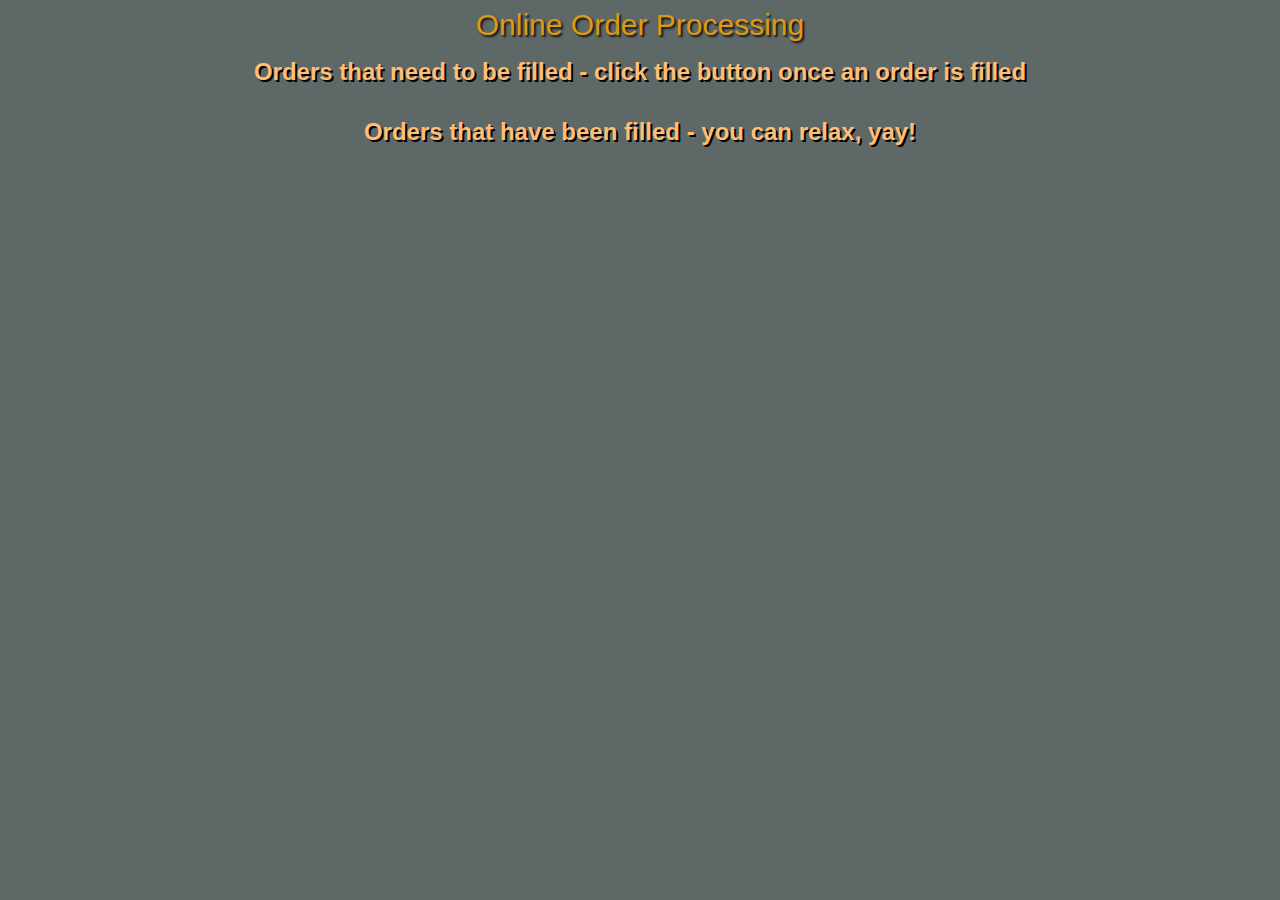
<file: order-processing.html>
<!DOCTYPE html>
<html>
  <head>
    <title>Online Order Processing</title>
    <link rel="stylesheet" href="style.css">
  </head>
  <body>
  <header>Online Order Processing</header>
  <h1>Orders that need to be filled - click the button once an order is filled</h1>
  <table id="orders"></table>
  <h1>Orders that have been filled - you can relax, yay!</h1>
  <table id="filled"></table>
  <script src="store2.js"></script>
  </body>
</html>
</file>
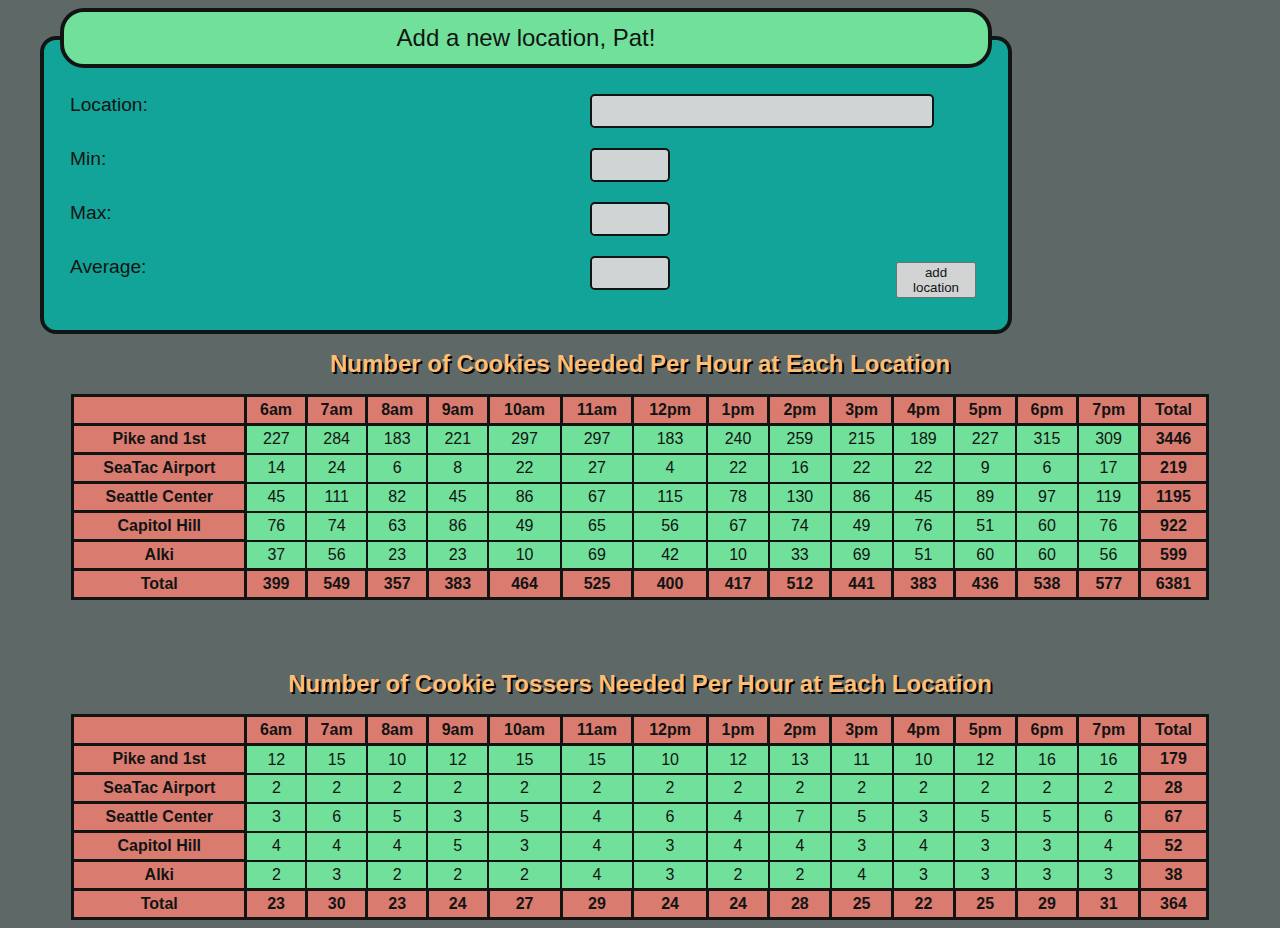
<file: sales.html>
<!DOCTYPE html>
<html>
  <head>
    <title>Cookie Sales</title>
    <link rel="stylesheet" href="style.css">
  </head>
  <body>
    <form id="loc-form">
      <fieldset>
        <legend>Add a new location, Pat!</legend>

        <label for="Location"> Location: </label>
        <input name="Location" type="text" />

        <label for="Min"> Min: </label>
        <input name="Min" type="number" step="1"/>

        <label for="Max"> Max: </label>
        <input name="Max" type="number" step="1" />

        <label for="Average"> Average: </label>
        <input name="Average" type="number" step="any" />

        <div class="submit"><button type="submit">add location</submit></div>


      </fieldset>
    </form>
    <h1>Number of Cookies Needed Per Hour at Each Location</h1>
    <table id="cookieInfo"></table>
    <div><br><br><br></div>
    <h1>Number of Cookie Tossers Needed Per Hour at Each Location</h1>
    <table id="tosserInfo"></table>
    <script src="app.js"></script>
  </body>
</html>
</file>
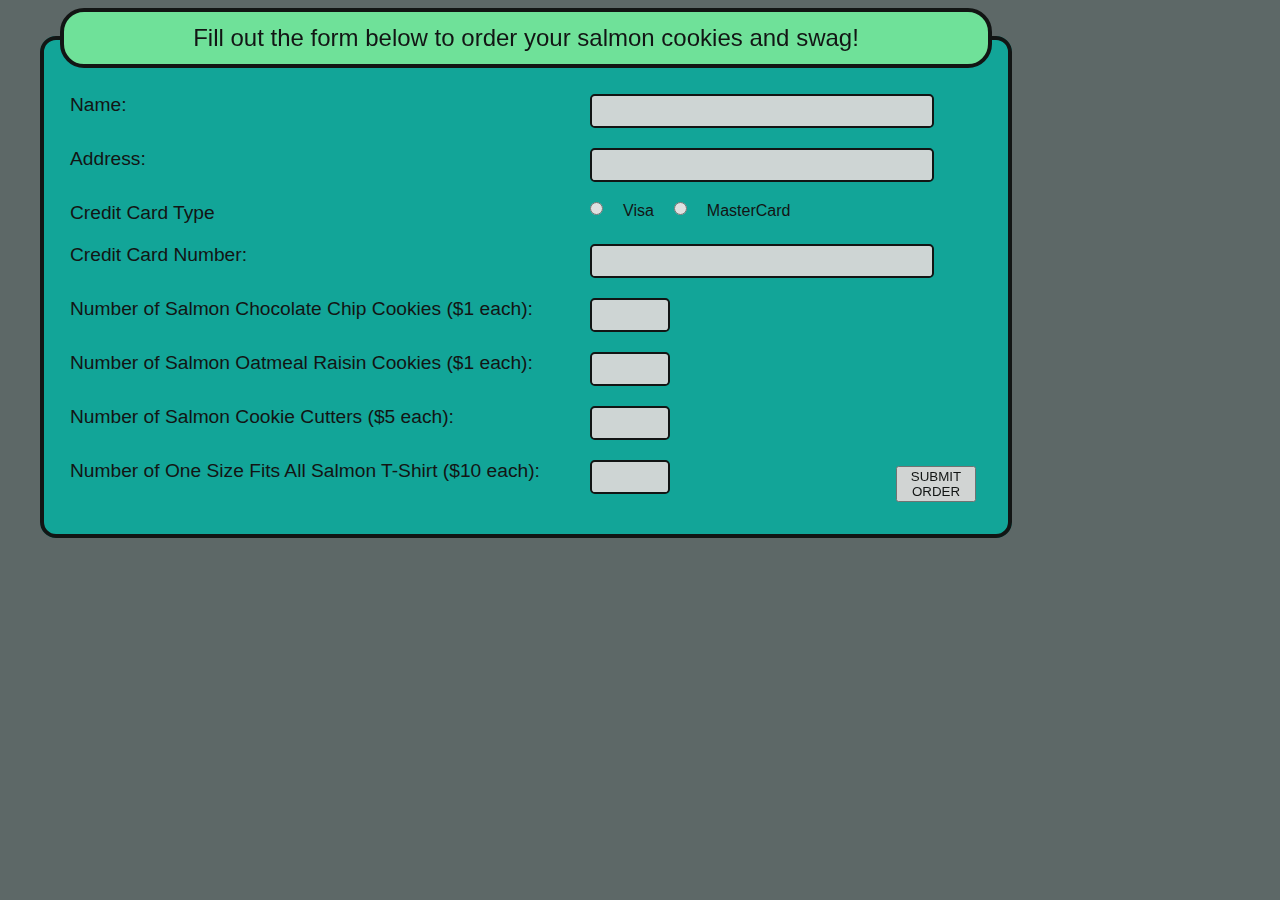
<file: store.html>
<!DOCTYPE html>
<html>
  <head>
    <title>Salmon Cookie Online Store</title>
    <link rel="stylesheet" href="style.css">
  </head>
  <body>
    <form id="order-form">
        <fieldset>
          <legend>Fill out the form below to order your salmon cookies and swag!</legend>

          <label for="name"> Name: </label>
          <input name="name" type="text" required/>

          <label for="address1"> Address: </label>
          <input name="address1" type="text" required/>

          <label for="cctype"> Credit Card Type </label>
          <input name="cctype" type="radio" value="Visa"/><span class="cc">Visa</span>
          <input name="cctype" type="radio" value="MasterCard"/><span class="cc">MasterCard</span>

          <label for="ccnum"> Credit Card Number: </label>
          <input name="ccnum" type="text" step="1" required/>

          <label for="cccookie"> Number of Salmon Chocolate Chip Cookies ($1 each): </label>
          <input name="cccookie" type="number" step="1" />

          <label for="orcookie"> Number of Salmon Oatmeal Raisin Cookies ($1 each): </label>
          <input name="orcookie" type="number" step="1"/>

          <label for="cutter"> Number of Salmon Cookie Cutters ($5 each): </label>
          <input name="cutter" type="number" step="1" />

          <label for="tshirt"> Number of One Size Fits All Salmon T-Shirt ($10 each): </label>
          <input name="tshirt" type="number" step="1" />

          <div class="submit"><button type="submit">SUBMIT ORDER</submit></div>
        </fieldset>
    </form>
  <script src="store.js"></script>
  </body>
</html>
</file>
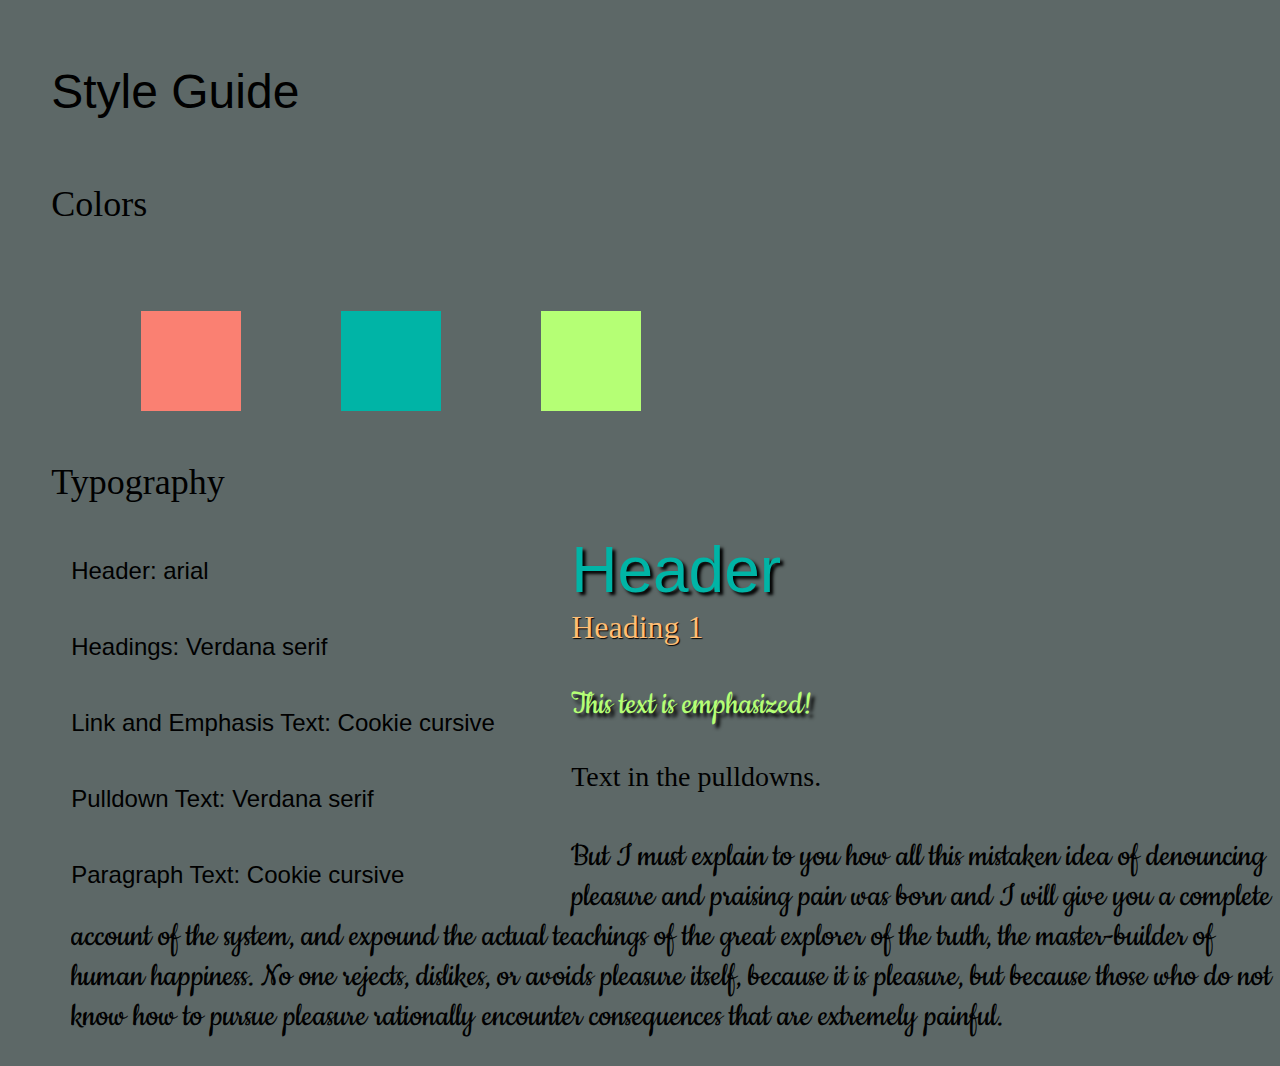
<file: style.html>
<!DOCTYPE html>
<html>
  <head>
    <link rel="stylesheet" href="style3.css">
    <link href="https://fonts.googleapis.com/css?family=Cookie" rel="stylesheet">
    <title>Cookie Shop Style Guide</title>
  </head>
  <body>
    <h4>Style Guide</h4>
    <h2>Colors<h2>
    <ul><li class="sq1"></li><li class="sq2"></li><li class="sq3"></li></ul>
    <div class="container2"><h2>Typography<h2>
      <div class="container"><h3>Header: arial</h3><div class="header1">Header</div></div>
      <div class="container"><h3>Headings: Verdana serif</h3><div class="head1">Heading 1</div></div>
      <div class="container"><h3>Link and Emphasis Text: Cookie cursive</h3><div class="accent">This text is emphasized!</div></div>
      <div class="container"><h3>Pulldown Text: Verdana serif</h3><div class="pd">Text in the pulldowns.</div></div>
      <div class="container"><h3>Paragraph Text: Cookie cursive</h3><div class="par">But I must explain to you how all this mistaken idea of denouncing pleasure and praising pain was born and I will give you a complete account of the system, and expound the actual teachings of the great explorer of the truth, the master-builder of human happiness. No one rejects, dislikes, or avoids pleasure itself, because it is pleasure, but because those who do not know how to pursue pleasure rationally encounter consequences that are extremely painful. </span></h3></div></div>
    </div>
  </body>
</html>
</file>
<file: style.css>
* {
  font-family: arial;
  text-align: center;

}

body {
  background-color: #5D6867;
}

form {
  position: relative;
  left: 30px;
  vertical-align: middle;
}

table {
  position: relative;
  top: 20%;
  left: 5%;
  width: 90%;
  border: 3px solid black;
  border-collapse: collapse;
  vertical-align: middle;
  opacity: 0.8;
}

th {
  border: 3px solid;
  padding: 4px;
  background-color: salmon;
}

td {
  border: 2px solid;
  text-align: center;
  background-color: #75FFA7;
  padding: 4px;
}

header {
  color: orange;
  font-size: 30px;
  text-shadow: 2px 2px 2px black;
  opacity: 0.8;
}

ul {
  width: 230px;
  overflow: auto;
  float: left;
  font-size: 14px;
  list-style: none;
  color: #5D6867;
  background-color: #00B4A6;
}

li {
  background-color: #00B4A6;
  padding: 3px;
  margin: 3px;
  font-stretch: extra-condensed;
}

h1 {
  color: #FFBE75;
  font-size: 24px;
  text-shadow: 2px 2px black;
  border-width: 5px;
}

fieldset {
  width: 900px;
  border: 0.3em solid black;
  padding: 1em;
  border-radius: 1em;
  background-color: #00B4A6;
  text-align: left;
  opacity: 0.8;
}

label {
  width: 500px;
  font-size: 1.2em;
  background-color: #00B4A6;
  margin: 10px;
  display: inline-block;
  float: left;
  text-align: left;
}

.cc {
  font-size: 1em;
  display: inline-block;
  float: left;
  text-align: left;
  margin: 10px;
}

legend {
  font-size: 1.5em;
  width: inherit;
  border: 0.2em solid black;
  padding: 0.5em;
  border-radius: 1em;
  background: #75FFA7;
  text-align: center;
}

input {
  color: black;
  font-size: 1.5em;
  border: 0.1em solid black;
  border-radius: 0.2em;
  background-color: #ECF0F1;
  display: inline-block;
  float: left;
  margin: 10px;
}

input[type="number"] {
  width: 3em;
}

input[type="text"] {
  width: 14em;
}

.submit {
  margin: 1em;
  width: 80px;
  display: block;
  float: right;
}
input#submit {
  color: salmon;
}
button:hover {
  cursor: pointer;
  background-color: salmon;
}
</file>
<file: style3.css>
* {
  background-color: #5D6867;
  font-weight: normal;
}

body {
  text-align: left;
  margin-left: 4%;
}

.header1 .head1 .accent .par {
  position: relative;
  display: block;
  vertical-align: bottom;
  float: left;
  margin: 30px;
}

.header1 {
  color: #00B4A6;
  font-family: arial;
  font-size: 64px;
  text-shadow: 0.05em 0.05em 0.05em black;
}
.head1 {
  font-family: 'Verdana', serif;
  font-size: 32px;
  text-align: left;
  padding-bottom: 0.1em;
  color: #FFBE75;
  text-shadow: 0.03em 0.03em 0.03em black;
  vertical-align: center;
}

.pd {
  font-family: 'Verdana', serif;
  color: black;
  font-size: 28px;
}

h2 {
  font-size: 36px;
  font-family: 'Verdana', serif;
  color: black;
  margin-top, margin-bottom: 20px;
  clear: left;
}

h3 {
  position: inline-block;
  float: left;
  font-family: arial;
  font-size: 24px;
  width: 500px;
}

h4 {
  font-size: 48px;
  font-family: arial;
}

.accent {
  font-size: 36px;
  font-family: 'Cookie', Cursive;
  color: #B5FF75;
  text-shadow: 0.1em 0.1em 0.1em black;
}

ul {
  list-style: none;
  overflow: visible;
  clear: both;
}

li {
  display: block;
  float: left;
  margin: 50px;
  width: 100px;
  height: 100px;
}

.container {
  position: relative;
  overflow: auto;
  clear: both;
  left: 20px;
}

.container {
  clear: left;
}

.sq1 {
  background-color: salmon;
}

.sq2 {
  background-color: #00B4A6;
}

.sq3 {
  background-color: #B5FF75;
}

.par {
  text-align: left;
  font-family: 'Cookie', Cursive;
  font-size: 36px;
}

a {
  background: inherit;
}
</file>
